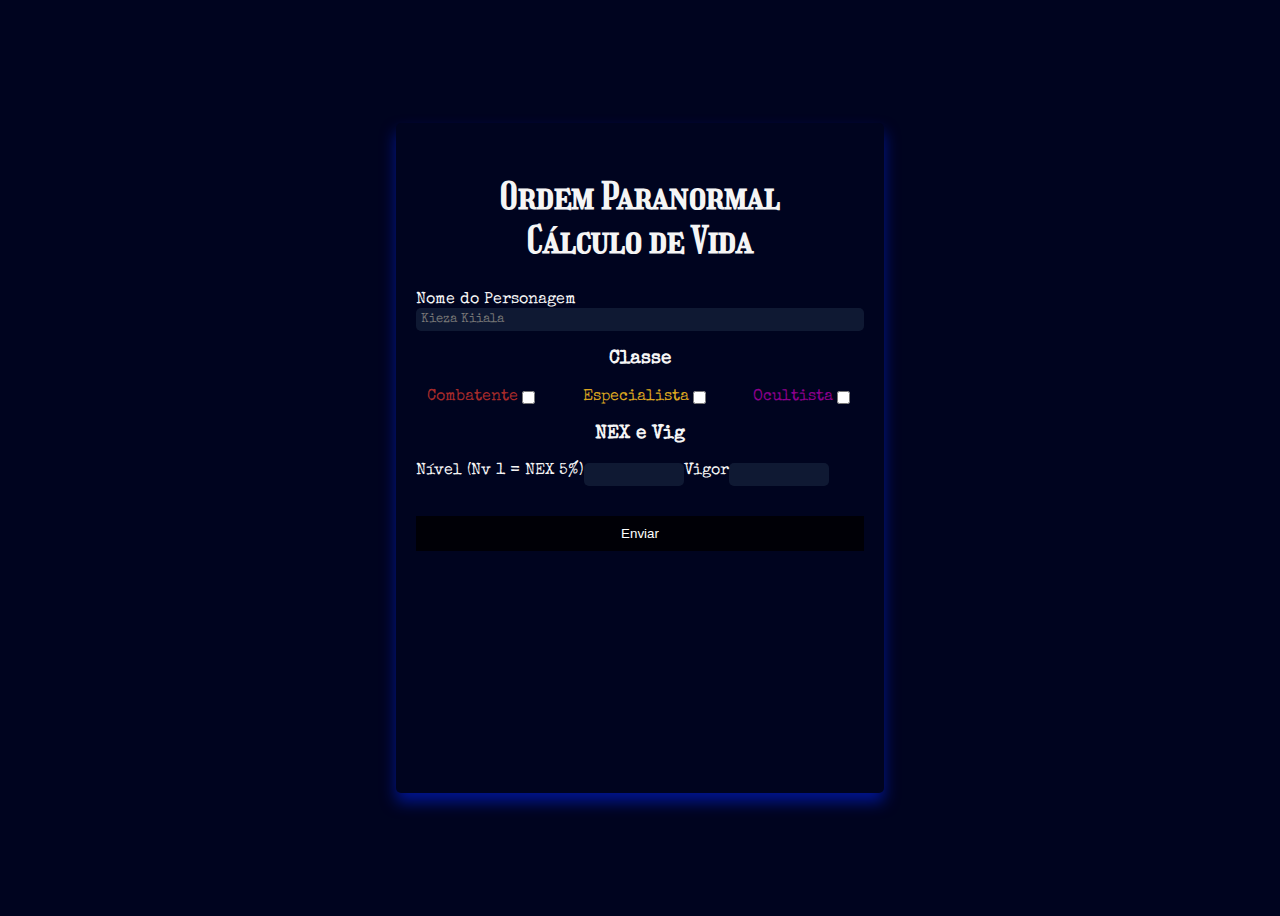
<file: calcpv/index.html>
<!DOCTYPE html>
<html lang="en">
<head>
    <meta charset="UTF-8">
    <meta name="viewport" content="width=device-width, initial-scale=1.0">
    <title>Document</title>
    <link rel="stylesheet" href="calcvida.css">
    
        <style>
            @import url('https://fonts.googleapis.com/css2?family=Girassol&family=Special+Elite&display=swap');
            </style>

</head>
<body>

    <header>
    <main>
        <div id="container">
        <h2>Ordem Paranormal <br> Cálculo de Vida</h2>
         <form id="myform"> 
            <label>Nome do Personagem</label>
            <input type="text" name="" id="nomep" placeholder="Kieza Kiiala"> 
            <h3> Classe</h3>
            <div id="classeops">
            <label id="combas">Combatente </label>
            <input type = "checkbox" id="combatente" name="opclasse" value="1">
            
            <label id="especias">Especialista</label>
            <input type = "checkbox" id="especialista" name ="opclasse" value="2">

            <label id="ocultas">Ocultista</label>
            <input type = "checkbox" id="ocultista" name ="opclasse" value="3">
        </div>
            

            <h3> NEX e Vig </h3>
            <div id="nvcontainer">
            <label for="niv">Nível (Nv 1 = NEX 5%)</label><br>
            <input type = "number" id="niv">
            <label for="vig">Vigor</label><br>
            <input type = "number" id="vig">
            </div>
            
            
            

            <button type="submit">Enviar</button>

         </form>
        </div>
    </main>
    </header>
    <script src="calcvida.js"> </script>
</body>
</html>
</file>
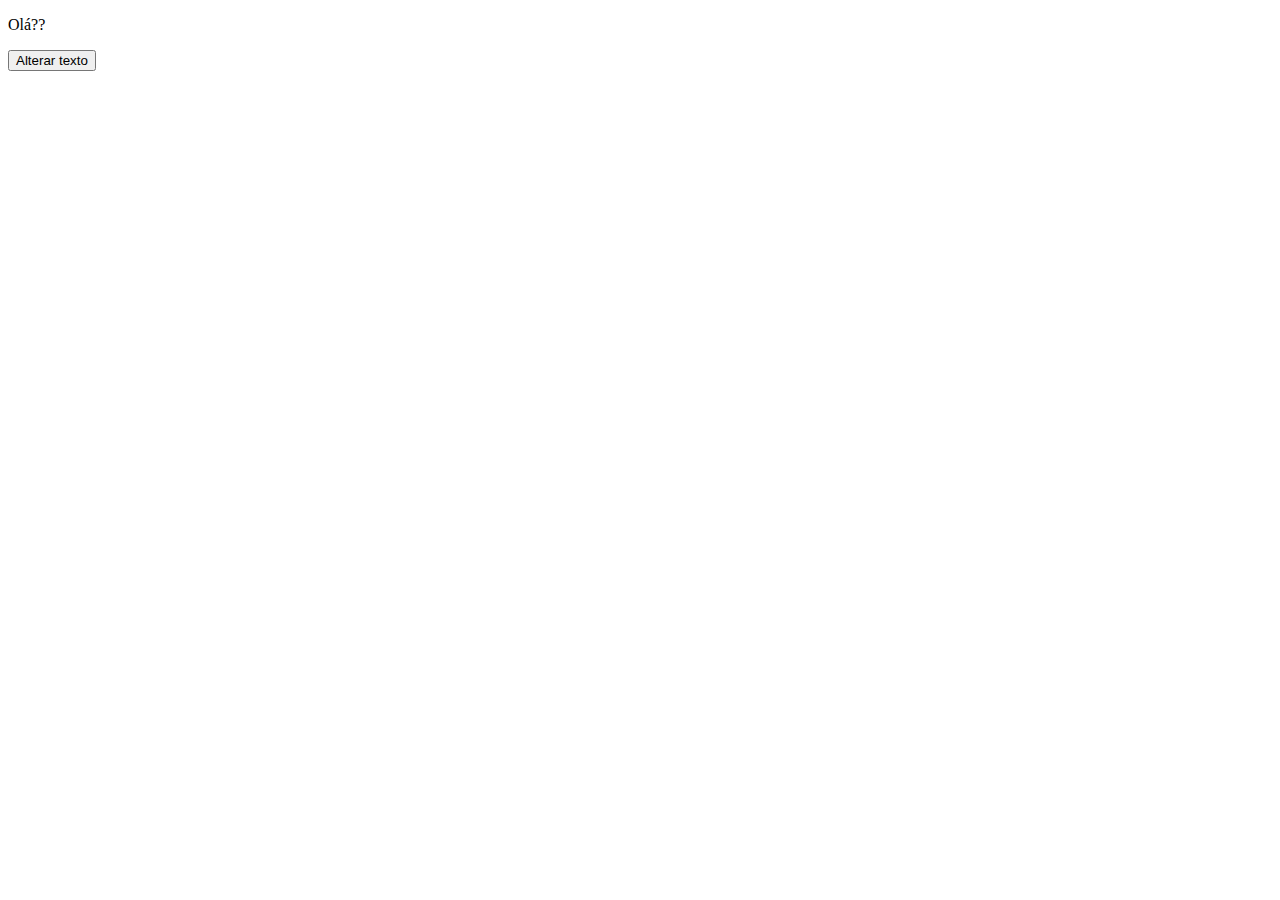
<file: auladeDOM/exercicios.html>
<!DOCTYPE html>
<html lang="en">
<head>
    <meta charset="UTF-8">
    <meta name="viewport" content="width=device-width, initial-scale=1.0">
    <title>Document</title>
</head>
<body>
    <p id="texto">Olá?? </p>
    <button type="submit">Alterar texto</button>
</body>
</html>
</file>
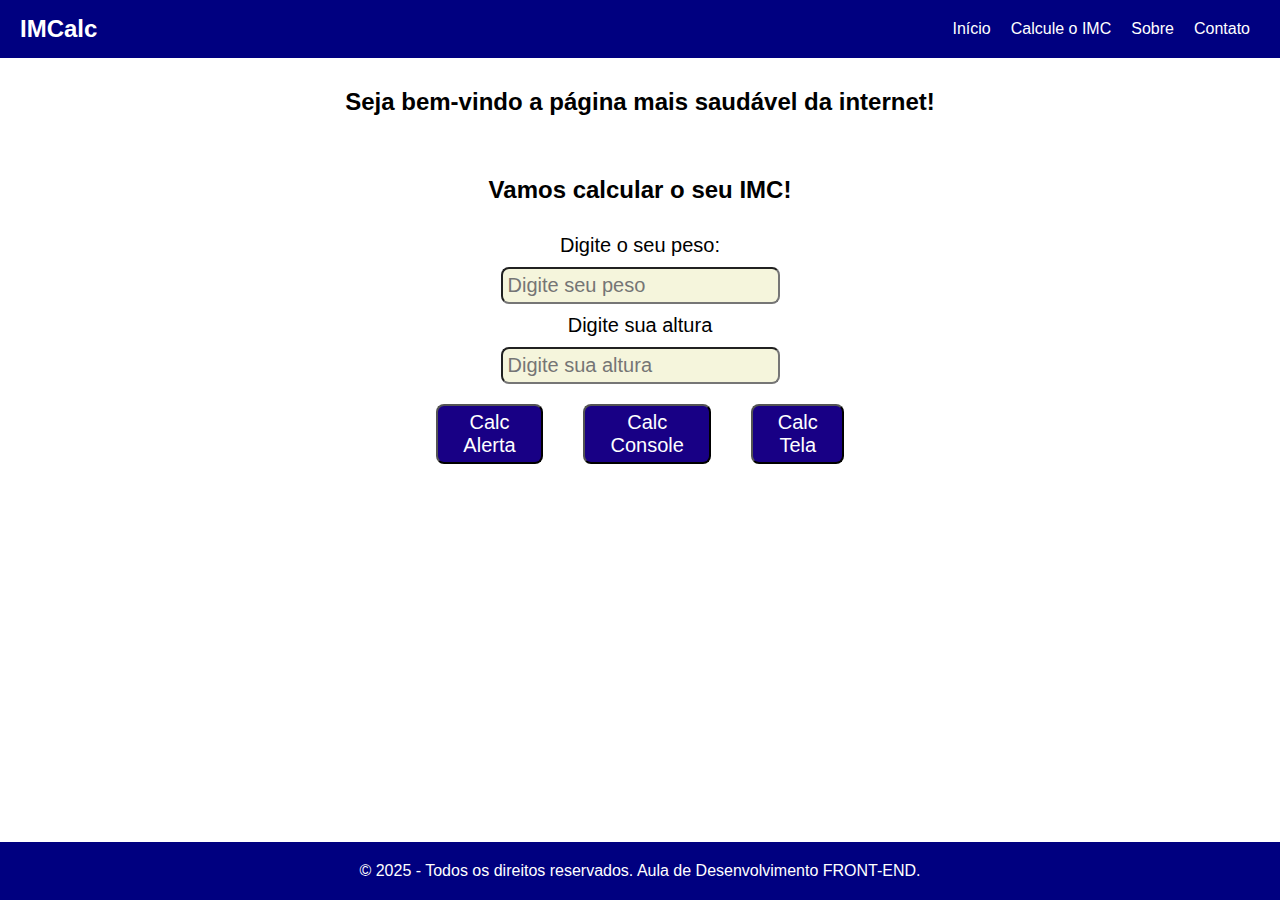
<file: calcimc/calcimc.html>
<!DOCTYPE html>
<html lang="en">
  <head>
    <meta charset="UTF-8" />
    <meta name="viewport" content="width=device-width, initial-scale=1.0" />
    <title>IMC</title>
    <link rel="stylesheet" href="calcimc.css" />
  </head>
  <body>
    <header>
      <nav>
        <div>
          <h2>IMCalc</h2>
        </div>
        <ul>
          <li><a href="#">Início</a></li>
          <li><a href="#">Calcule o IMC</a></li>
          <li><a href="#">Sobre</a></li>
          <li><a href="#">Contato</a></li>
        </ul>
      </nav>
    </header>

    <main id="principal">
      <h2>Seja bem-vindo a página mais saudável da internet!</h2>
      <h2>Vamos calcular o seu IMC!</h2>

      <form id="formularioLogin">
        <label for="peso">Digite o seu peso:</label>
        <input
          type="number"
          id="peso"
          placeholder="Digite seu peso"
          required
        />

        <label for="altura">Digite sua altura</label>
        <input
          type="number"
          id="altura"
          placeholder="Digite sua altura"
          required
        />
        <ul >
        <li><button onclick="calcularIMCalert()">Calc Alerta</button></li>
        <li><button onclick="calcularIMCconsole()">Calc Console</button></li>
        <li><button onclick="calcularIMCtela(event)">Calc Tela</button></li>
        </ul>

        <div id="resultela"></div>
    </main>

    

    <footer>
      <p>
        &copy; 2025 - Todos os direitos reservados. Aula de Desenvolvimento
        FRONT-END.
      </p>
    </footer>
    <script src="calcimc.js"></script>


  </body>
</html>
</file>
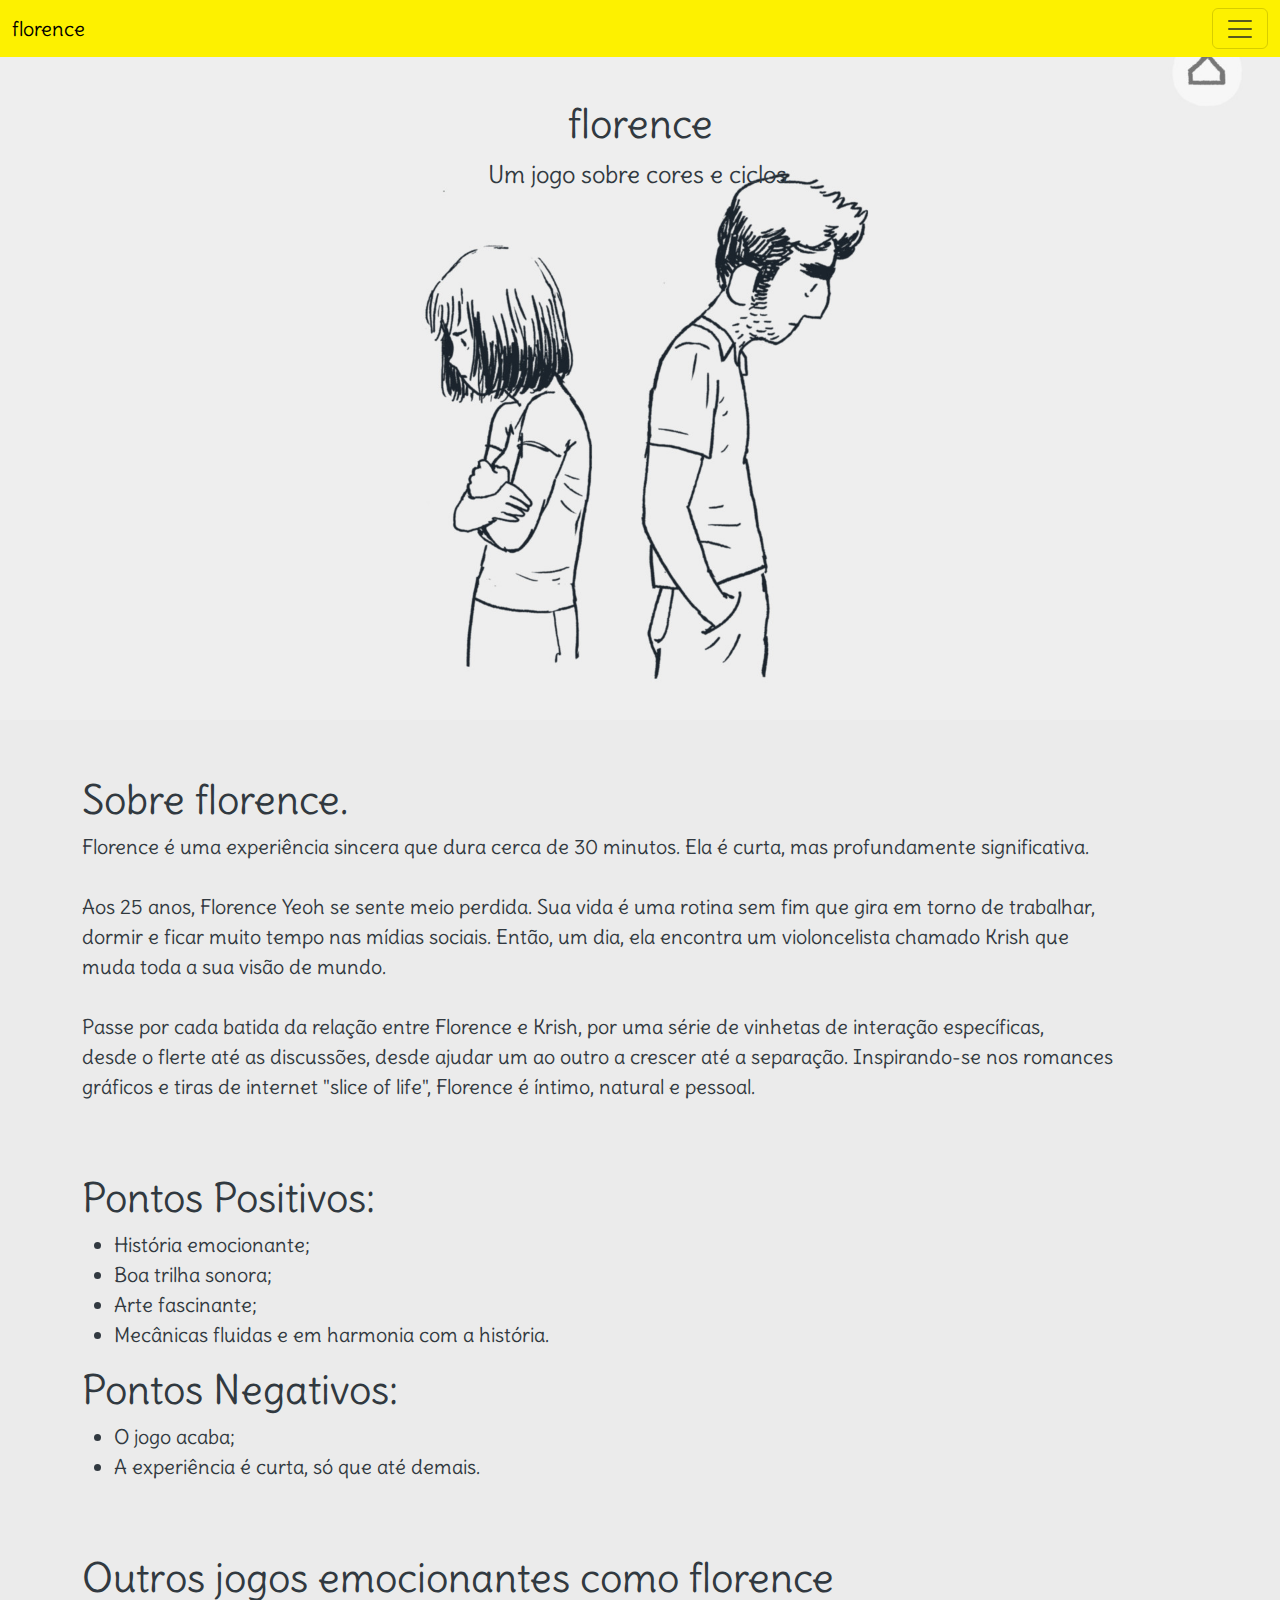
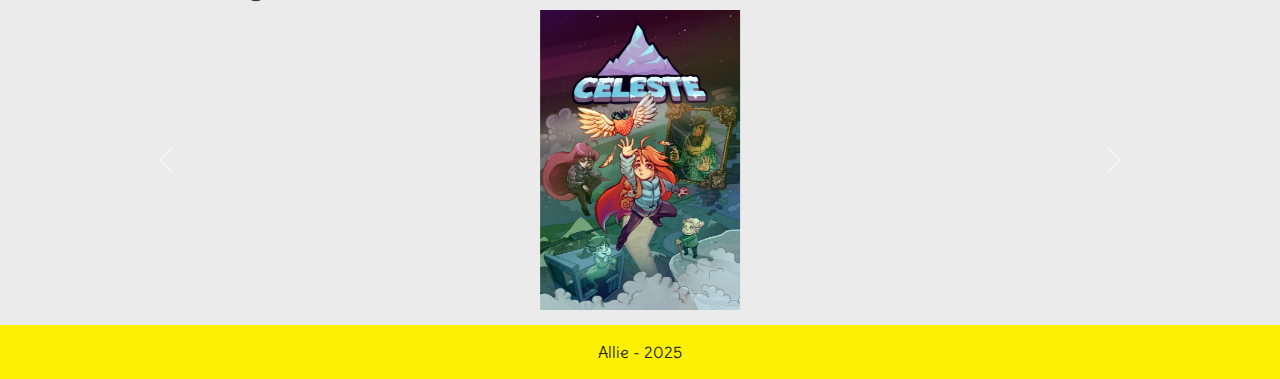
<file: florencesite/annajulia.html>
<!DOCTYPE html>
<html lang="en">
<head>
    <meta charset="UTF-8">
    <meta name="viewport" content="width=device-width, initial-scale=1.0">
    <title>Florence</title>
    <link href="https://cdn.jsdelivr.net/npm/bootstrap@5.3.0/dist/css/bootstrap.min.css" rel="
stylesheet">
<script src="https://cdn.jsdelivr.net/npm/bootstrap@5.3.0/dist/js/bootstrap.bundle.min.js"></script>
<link rel="preconnect" href="https://fonts.googleapis.com">
<link rel="preconnect" href="https://fonts.gstatic.com" crossorigin>
<link href="https://fonts.googleapis.com/css2?family=Bellota:ital,wght@0,300;0,400;0,700;1,300;1,400;1,700&family=Delius&display=swap" rel="stylesheet">
  <link rel="stylesheet" href="https://stackpath.bootstrapcdn.com/bootstrap/5.3.0/css/bootstrap.min.css">
  
<style>
#imagem{
    background: url(florencetriste.jpg) top/cover no-repeat;
    color: #313940;
    height: 80vh;
    text-align: center;
    padding: 100px 20px;
    font-size: x-large;
}
body{
    background-color: #ebebeb;
}

section{
    color: #313940;
    font-size: 20px;
    font-family: "Delius", cursive;
    
    
}
nav{
    font-family: "Delius", cursive;
}
.carousel-item img{
    max-width: 350px;
    object-fit: cover;
    display: block;
    margin: 0 auto;
    max-height: 300px;
}
.offcanvasNavbar{
    background-color: #fdf100;
}
.delius-regular {
  font-family: "Delius", cursive;
  font-weight: 400;
  font-style: normal;
}
.bellota-light {
  font-family: "Bellota", system-ui;
  font-weight: 300;
  font-style: normal;
}

.bellota-regular {
  font-family: "Bellota", system-ui;
  font-weight: 400;
  font-style: normal;
}

.bellota-bold {
  font-family: "Bellota", system-ui;
  font-weight: 700;
  font-style: normal;
}

.bellota-light-italic {
  font-family: "Bellota", system-ui;
  font-weight: 300;
  font-style: italic;
}

.bellota-regular-italic {
  font-family: "Bellota", system-ui;
  font-weight: 400;
  font-style: italic;
}

.bellota-bold-italic {
  font-family: "Bellota", system-ui;
  font-weight: 700;
  font-style: italic;
}
footer{
  background-color: #fdf100;
  font-family: "Delius", cursive;
  text-align: center;
  padding: 15px;
  margin-top: 15px;
  bottom: 0;
}
section {
  padding-top: 56px;
}


</style>

</head>
<body>
    <header>
        <nav class="navbar fixed-top" style="background-color: #fdf100;">
            <div class="container-fluid">
              <a class="navbar-brand" href="#imagem">florence</a>
              <button class="navbar-toggler" type="button" data-bs-toggle="offcanvas" data-bs-target="#offcanvasNavbar" aria-controls="offcanvasNavbar" aria-label="Toggle navigation">
                <span class="navbar-toggler-icon"></span>
              </button>
              <div class="offcanvas offcanvas-end" tabindex="-1" id="offcanvasNavbar" aria-labelledby="offcanvasNavbarLabel" style="background-color: #fdf100;">
                <div class="offcanvas-header">
                  <h5 class="offcanvas-title" id="offcanvasNavbarLabel">florence</h5>
                  <button type="button" class="btn-close" data-bs-dismiss="offcanvas" aria-label="Close"></button>
                </div>
                <div class="offcanvas-body">
                  <ul class="navbar-nav justify-content-end flex-grow-1 pe-3">
                    <li class="nav-item">
                      <a class="nav-link active" aria-current="page" href="#Sobre">Sobre</a>
                    </li>
                    <li class="nav-item">
                        <a class="nav-link active" href="#Pontos">Pontos</a>
                      </li>
                      <li class="nav-item">
                        <a class="nav-link active" href="#Outras Recomendações">Outras Recomendações</a>
                      </li>
                    
                  </ul>
                  
                </div>
              </div>
            </div>
          </nav>
    </header>

    <section id="imagem">
        <div class="container text-center">
            <h1> florence</h1>
            <p>Um jogo sobre cores e ciclos.</p>
            </div>
        
    </section>

    <section id="Sobre">
        <div class="container">
            <h1> Sobre florence.</h1>
            <p>Florence é uma experiência sincera que dura cerca de 30 minutos. Ela é curta, mas profundamente significativa.<br><br>

                Aos 25 anos, Florence Yeoh se sente meio perdida. Sua vida é uma rotina sem fim que gira em torno de trabalhar,<br>
                 dormir e ficar muito tempo nas mídias sociais. Então, um dia, ela encontra um violoncelista chamado Krish que<br>
                 muda toda a sua visão de mundo.<br><br>
                
                
                Passe por cada batida da relação entre Florence e Krish, por uma série de vinhetas de interação específicas,<br>
                desde o flerte até as discussões, desde ajudar um ao outro a crescer até a separação. Inspirando-se nos romances<br>
                 gráficos e tiras de internet "slice of life", Florence é íntimo, natural e pessoal.</p>
        </div>
    </section>

    <section id="Pontos">
        <div class="container">
            <h1>Pontos Positivos:</h1>
            <ul>
                <li>História emocionante;</li>
                <li>Boa trilha sonora;</li>
                <li>Arte fascinante;</li>
                <li>Mecânicas fluidas e em harmonia com a história.</li>
                
            </ul>
                       <h1>Pontos Negativos:</h1>
            <ul>
                <li>O jogo acaba;</li>
                <li>A experiência é curta, só que até demais.</li>
            </ul>
        </div>
    </section>
    

    <section id="Outras Recomendações" class="container">
        <h1> Outros jogos emocionantes como florence</h1>
    <div id="meuCarrossel" class="carousel slide" data-bs-ride="carousel" data-bs-wrap="true" data-bs-interval="3000">
        <div class="carousel-inner">
            <div class="carousel-item active">
                <img src="celestinho.8f7909cf-d9a5-44aa-9901-2635255ab2ee" class="d-block w-31" alt="Imagem 1">
            </div>
            <div class="carousel-item">
                <img src="cultinho.jpg" class="d-block w-31" alt="Imagem 2">
            </div>
            <div class="carousel-item">
                <img src="undebas.webp" class="d-block w-31" alt="Imagem 3">
            </div>
        </div>
        <button class="carousel-control-prev" type="button" data-bs-target="#meuCarrossel" data-bs-slide="prev">
            <span class="carousel-control-prev-icon" aria-hidden="true"></span>
            <span class="visually-hidden">Anterior</span>
        </button>
        <button class="carousel-control-next" type="button" data-bs-target="#meuCarrossel" data-bs-slide="next">
            <span class="carousel-control-next-icon" aria-hidden="true"></span>
            <span class="visually-hidden">Próximo</span>
        </button>
    </div>

    <script src="https://code.jquery.com/jquery-3.6.0.min.js"></script>
    <script src="https://stackpath.bootstrapcdn.com/bootstrap/5.3.0/js/bootstrap.bundle.min.js"></script>



    </section>

    <footer>
        Allie - 2025
    </footer>
</body>
</html>
</file>
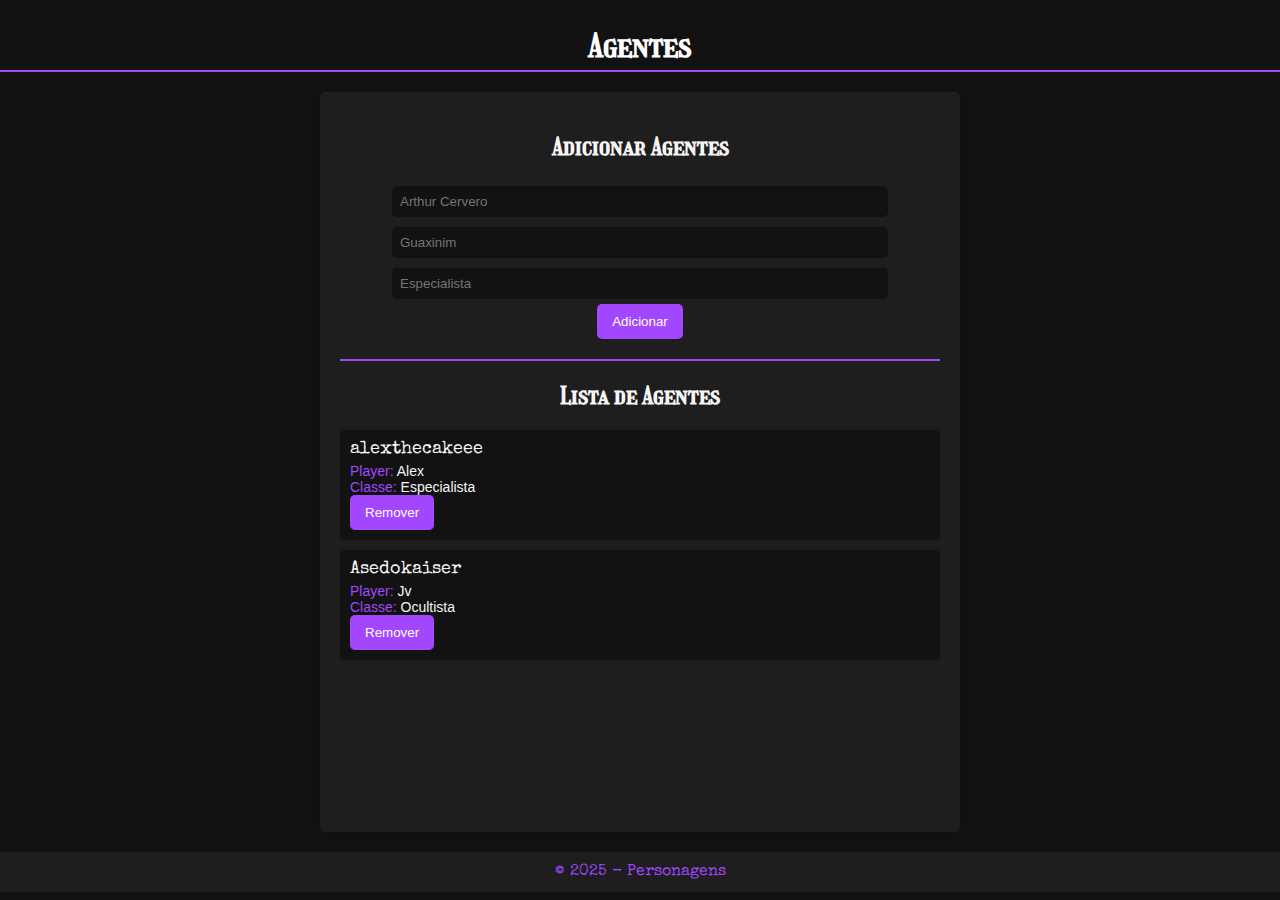
<file: listalivros/indexcat.html>
<!DOCTYPE html>
<html lang="pt-BR">
<head>
    <meta charset="UTF-8">
    <meta name="viewport" content="width=device-width, initial-scale=1.0">
    <title>Agentes</title>
    <link rel="stylesheet" href="indexstyle.css" />
    
    <style>
        @import url('https://fonts.googleapis.com/css2?family=Girassol&family=Special+Elite&display=swap');
        </style>

    
</head>
<body>
    <header>
        <h1>Agentes</h1>
    </header>
    <hr id="linharoxa" color="#A247FE">
    <main>
        <section id="formulario">
            <h2>Adicionar Agentes</h2>
            <input type="text" id="nomepe" placeholder="Arthur Cervero" />
            <input type="text" id="nomepla" placeholder="Guaxinim" />
            <input type="text" id="classep" placeholder="Especialista" />
            
            <button onclick="adicionarAgente()" id="btn-add">Adicionar</button>
        </section>

        <hr id="linharoxa" color="#A247FE">

        <section id="catalogo">
            <h2>Lista de Agentes</h2>
            <div id="lista-agentes"></div>
        </section>
    </main>

    <footer>
        <p>&copy; 2025 - Personagens</p>
    </footer>
    <script src="indexcat.js"></script>
</body>

</html>
</file>
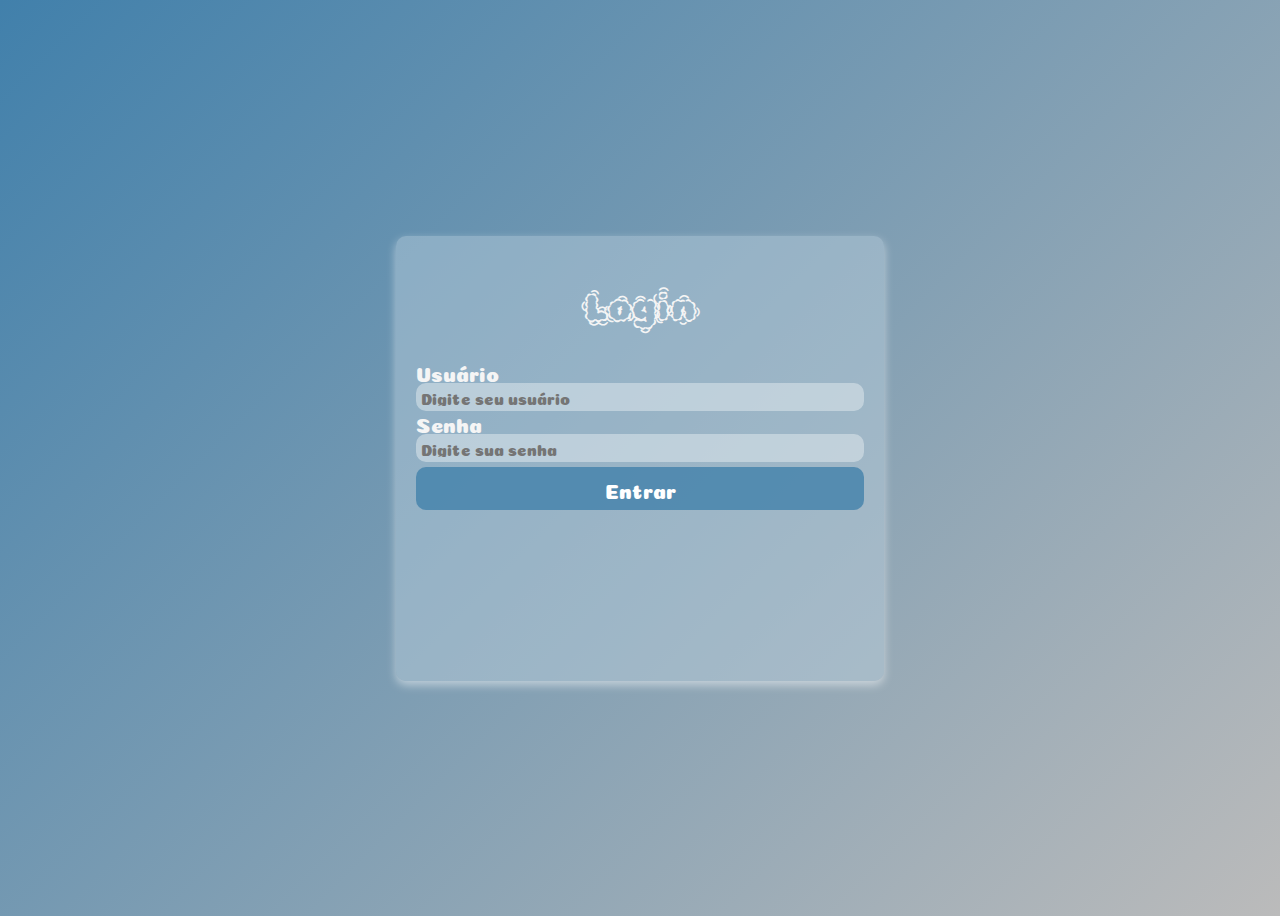
<file: login/login.html>
<!DOCTYPE html>
<html lang="en">
<head>
    <meta charset="UTF-8">
    <meta name="viewport" content="width=device-width, initial-scale=1.0">
    <title>Login</title>
    <link rel="stylesheet" href="login.css">
    <!-- linkando o html com o css-->
    <style>
        @import url('https://fonts.googleapis.com/css2?family=Coiny&family=Rubik+Puddles&display=swap');
        </style>

</head>
<body>
<main>
    <!-- denominando que é minha principal-->
    <div id="container">
    <h2>Login </h2>
    <form id="myform"> 
        <label>Usuário</label>
        <input type="text" name="" id="usuario" placeholder="Digite seu usuário"> 
        <!-- Placeholder é pra colocar letrinha dentro dos input-->
        <label>Senha</label>
        <input type="password" name="" id="senha" placeholder="Digite sua senha"> 
        <button type="submit">Entrar</button>
    </form>
    </div>

</main>

<script src="login.js"> </script>
</body>
</html>
</file>
<file: calcpv/calcvida.css>
h2 {
    text-align: center;
    color: whitesmoke;
    font-size: 230%;
    font-family: "Girassol", serif;
    
}

h3 {
    text-align: center;
    color: whitesmoke;
    font-family: "Special Elite", system-ui;
    font-weight: 1000;
}

body {
    
    background-color: rgb(0, 4, 31);
    font-family: Verdana, Geneva, Tahoma, sans-serif;
   
}

#container {
    
    border-radius: 5px;
    padding: 20px;
    width: 35vw;
    height: 70vh;
    background-color: rgb(0, 4, 31);
    box-shadow: 0 9px 15px rgba(0, 38, 255, 0.5);
    border: 10px;
    border-color: blue;
    
}

main {
    display: flex;
    justify-content: center;
    align-items: center;
    height: 100vh;
   
}

input{
  padding: 5px;
  border-radius: 5px;
  border: 10px;
  border-color: blue;
  background: #34536848;
  color: rgba(255, 255, 255, 0.952);
  font-family: "Special Elite";

}

  
#nvcontainer{
    display: flex;
    flex-direction: row;
   

}

input#niv, input#vig {
    width: 100px; /* Ajuste este valor para controlar a largura */
    box-sizing: border-box; /* Inclui padding e border na largura */
  }
  
form{
    color:  whitesmoke;
    display: flex; /* Cada label ocupa uma linha */
    flex-direction: column;
    font-family: "Special Elite", system-ui;
   
}
#classeops{
    display: flex;
    flex-direction: row;
    align-items: center;
    justify-content: center;
}
#combas{
    padding-left: 0%;
    color: brown;
}
#especias{
    padding-left: 10%;
    color: goldenrod;
}
#ocultas{
    padding-left: 10%;
    color: darkmagenta;
}
button {
    padding: 10px;
    background-color: hsla(0, 0%, 0%, 0.788);
    color: white;
    border: 0;
    
    margin-top: 30px;
    
}

button:hover {
    background-color:  hsl(219, 100%, 10%);
}

label:hover{
    color: slategray;
}

.special-elite-regular {
    font-family: "Special Elite", system-ui;
    font-weight: 400;
    font-style: normal;
  }
.girassol-regular {
    font-family: "Girassol", serif;
    font-weight: 400;
    font-style: normal;
  }
</file>
<file: listalivros/indexstyle.css>
/* cor preta fundo #121212
para repartições #1E1E1E
ROXO #A247FE */

body {
    font-family: Arial, sans-serif;
    margin: 0;
    padding: 0;
    background-color: #121212;
    color: whitesmoke;
  }
  
  header {
    background-color: #121212;
    height: 50px;
    color: white;
    text-align: center;
    padding: 6px;
    border-bottom-color: #A247FE;
    border-bottom: 3px;
    font-family: Girassol,sans-serif;
  }
  
  main {
    max-width: 600px;
    min-height: calc(
      100vh - 200px
    ); /*60 header + 40 footer + 10*2 do padding header + 20 *2 do padding main + 20 * margin main = 200px*/
    margin: 20px auto;
    padding: 20px;
    background: #1E1E1E;
    border-radius: 5px;
    box-shadow: 0 0 10px rgba(0, 0, 0, 0.1);
  }
  
  h1,
  h2 {
    text-align: center;
    font-family: Girassol, sans-serif;
  }
  
.oi{
  color:#A247FE;
}

  #formulario {
    text-align: center;
    margin-bottom: 20px;
    display: flex;
    flex-direction: column;
    align-items: center;
  }
  
  input {
    width: 80%;
    padding: 8px;
    margin: 5px 0;
    border: 0;
    border-radius: 5px;
    background-color: #121212;
    color: #A247FE;
  }
  
  button {
    background-color: #A247FE;
    color: white;
    border: none;
    padding: 10px 15px;
    border-radius: 5px;
    cursor: pointer;
    
  }
  
  #bnt-add {
    width: 83%;
  }
  
  button:hover {
    background-color: #A247FE;
  }
  
  #lista-agentes {
    display: flex;
    flex-direction: column;
    gap: 10px;
  }
  
  .agente {
    background: #121212;
    padding: 10px;
    border-radius: 5px;
    box-shadow: 0 0 5px rgba(0, 0, 0, 0.1);
    
  }
  
  .agente h3 {
    margin: 0 0 5px;
    font-size: 16px;
    
  }
  
  .agente p {
    margin: 0;
    font-size: 14px;
  }
  
  footer {
    display: flex;
    align-items: center;
    justify-content: center;
    background-color: #1E1E1E;
    color: #A247FE;
    height: 40px;
    bottom: 0;
    font-family: "Special Elite", system-ui;
  }

  .palavraroxa {
    color: #A247FE;
  }

  
.special-elite-regular {
  font-family: "Special Elite", system-ui;
  font-weight: 400;
  font-style: normal;
}
.girassol-regular {
  font-family: "Girassol", serif;
  font-weight: 400;
  font-style: normal;
}

#destaquenome {
  font-family: "Special Elite", system-ui;
  margin: 0 0 5px;
    font-size: 18px;
    
}
</file>
<file: login/login.css>
h2 {
    text-align: center;
    color: whitesmoke;
    font-size: 230%;
    font-family: "Rubik Puddles", serif;
}



body {
    
    background: linear-gradient(135deg,#4180ab, rgba(0, 0, 0, 0.267));
    font-family: Verdana, Geneva, Tahoma, sans-serif;
   
}

#container {
    border-radius: 10px;
    padding: 20px;
    width: 35vw;
    height: 45vh;
    background-color:  #bdd1de70;
    box-shadow: 0 4px 10px rgba(255, 255, 255, 0.5)
    
}

main {
    display: flex;
    justify-content: center;
    align-items: center;
    height: 100vh;
   
}

input{
  padding: 5px;
  border-radius: 10px;
  border: 0px;
  background: #e4ebf081;
  color: rgb(0,0,0);
  font-size: 16px;
  font-family: "Coiny", serif;

}

form{
    color:  whitesmoke;
    display: flex; /* Cada label ocupa uma linha */
    flex-direction: column;
    font-family: "Coiny", serif;
    font-size: 130%;
   
}

button {
    padding: 10px;
    background-color: hsla(204, 45%, 46%, 0.788);
    color: white;
    border: 0;
    border-radius: 10px;
    margin-top: 5px;
    font-family: "Coiny", serif;
    font-size: 100%;
    
}

button:hover {
    background-color:  hsla(204, 56%, 53%, 0.788);
}

label:hover{
    color: slategray;
}

.rubik-puddles-regular {
    font-family: "Rubik Puddles", serif;
    font-weight: 400;
    font-style: normal;
  }

  .coiny-regular {
    font-family: "Coiny", serif;
    font-weight: 400;
    font-style: normal;
  }
</file>
<file: calcimc/calcimc.css>
/* Reset Básico */
* {
    margin: 0;
    padding: 0;
    box-sizing: border-box;
    font-family: Arial, sans-serif;
  }
  
  header {
    background-color: navy;
    color: white;
    text-align: center;
  }
  
  footer {
    background-color: navy;
    color: white;
    text-align: center;
    position: fixed;
    bottom: 0;
    padding: 20px;
    width: 100%;
  }
  
  nav {
    display: flex;
    justify-content: space-between;
    align-items: center;
    padding: 15px 20px;
  }
  
  ul {
    display: flex;
  }
  
  li {
    list-style: none;
    display: flex;
    margin: 0 10px;
  }
  
  a {
    color: white;
    text-decoration: none;
  }
  
  #principal h2 {
    text-align: center;
    margin: 30px;
  }
  
  #formularioLogin {
    display: flex;
    flex-direction: column;
    gap: 10px;
    width: 35vw;
    align-items: center;
    font-size: 20px;
  }
  
  #formularioLogin input {
    background-color: beige;
    padding: 5px;
    border-radius: 8px;
    font-size: 20px;
    outline: none;
  }
  
  #formularioLogin button {
    font-size: 20px;
    padding: 5px;
    border-radius: 8px;
    margin: 10px;
    width: 100%;
    background-color: rgb(24, 0, 133);
    color: white;
  }
  
  main {
    display: flex;
    flex-direction: column;
    align-items: center;
  }
</file>
